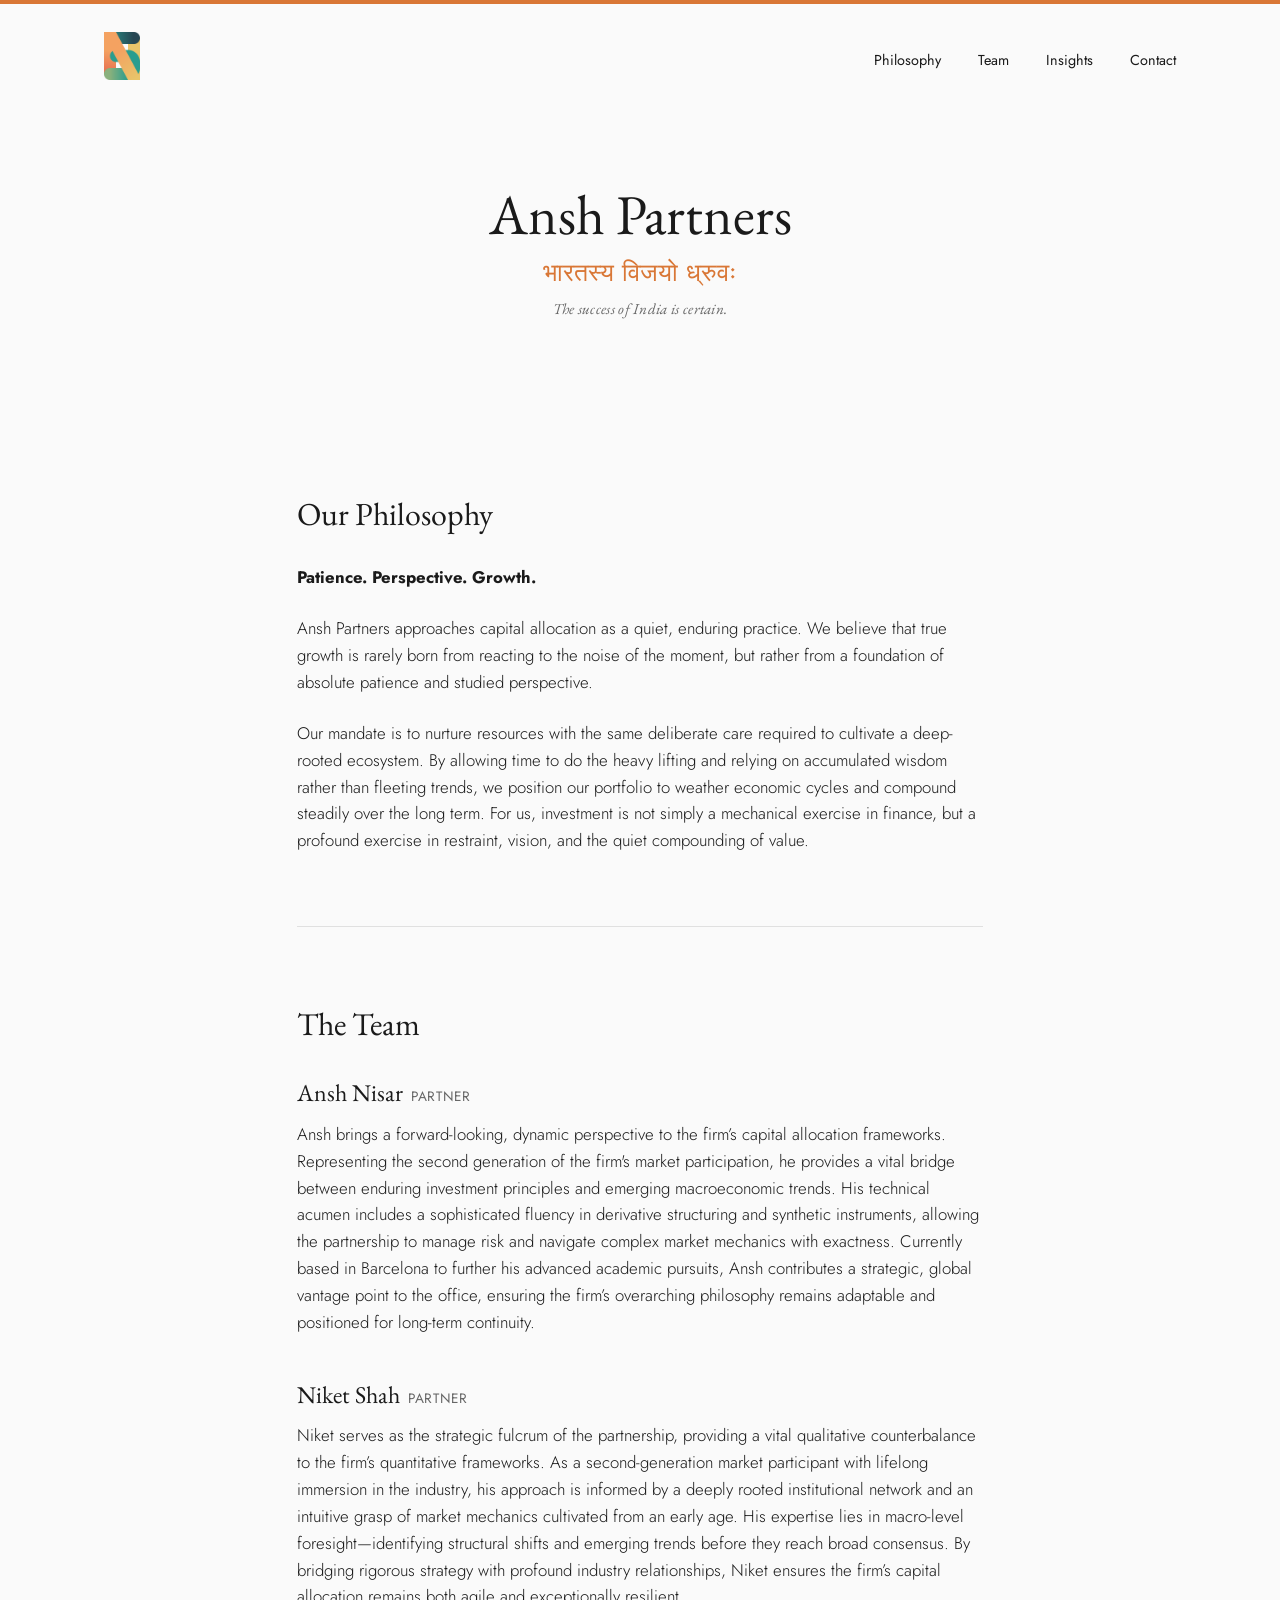
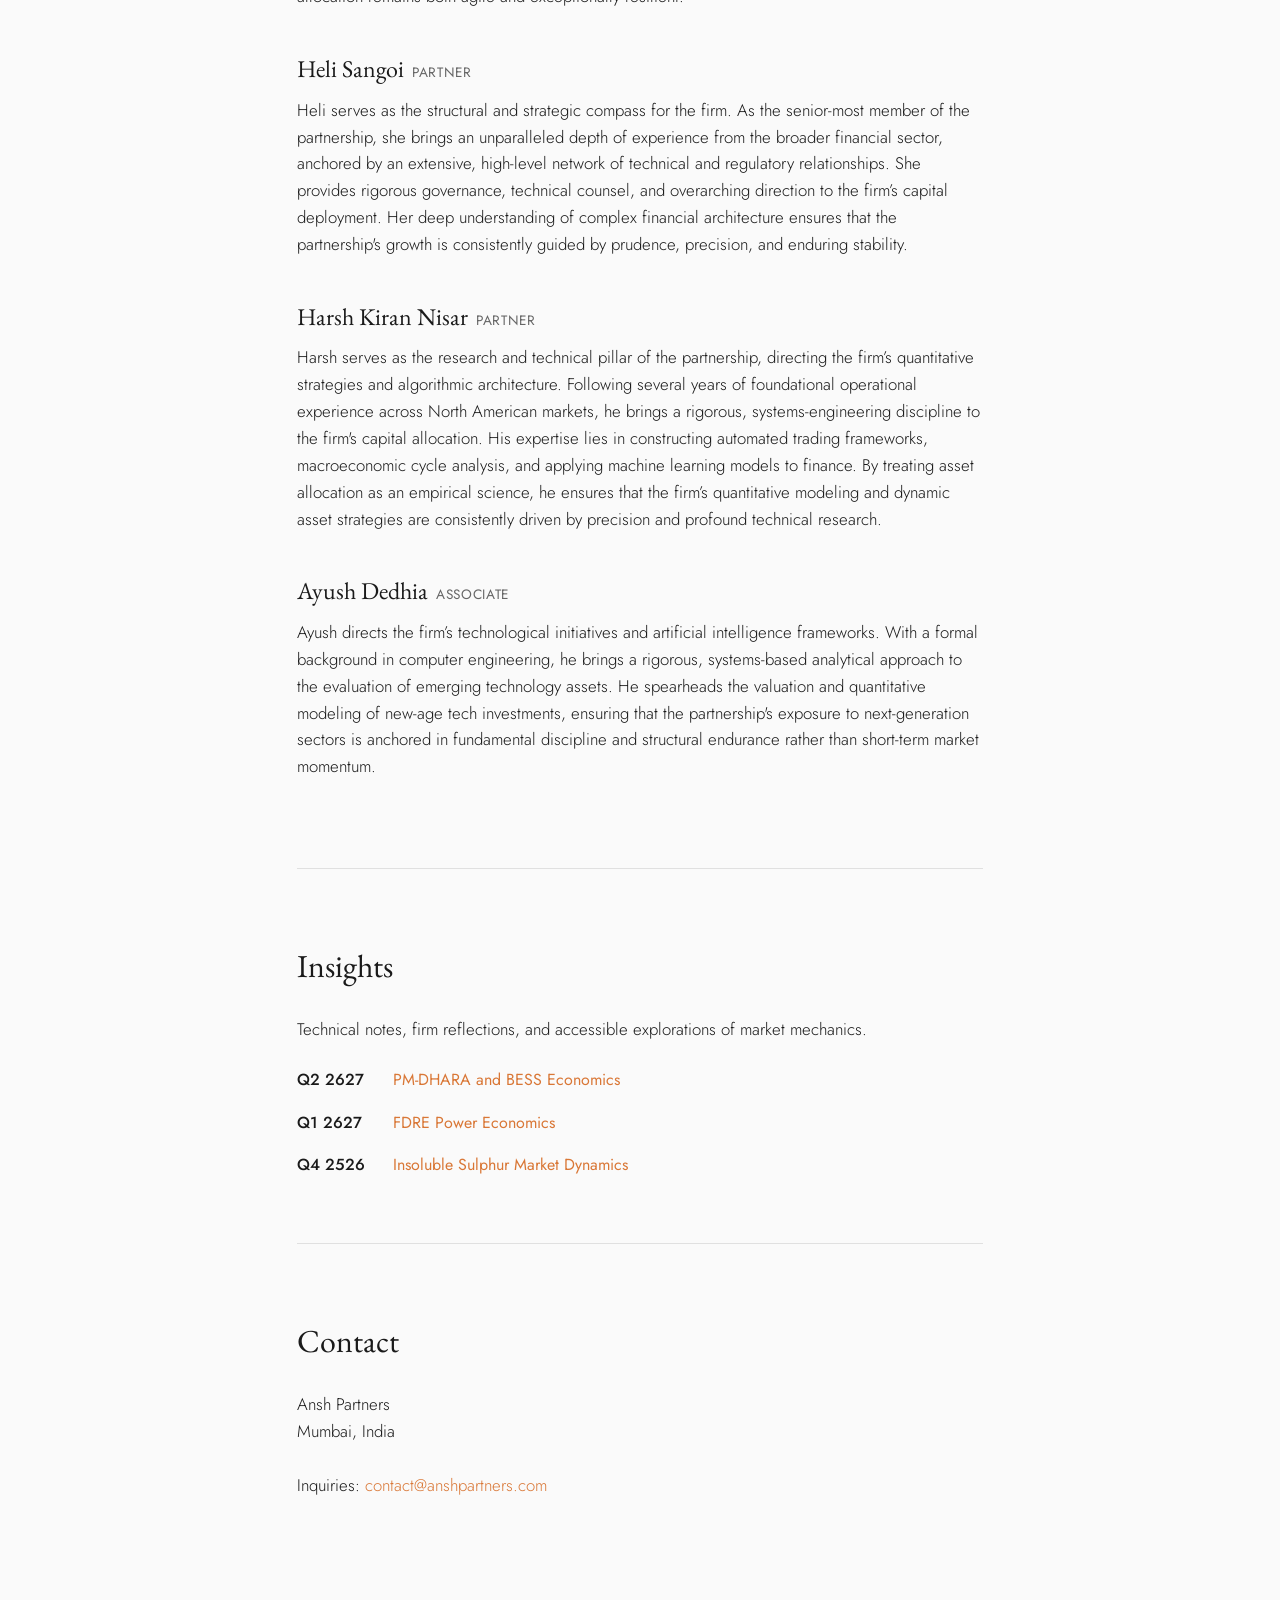
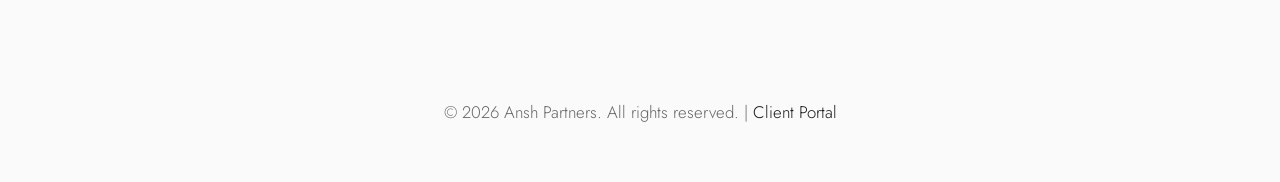
<file: index.html>
<!DOCTYPE html>
<html lang="en">
<head>
    <meta charset="UTF-8">
    <meta name="viewport" content="width=device-width, initial-scale=1.0">
    <title>Ansh Partners | Strategic Capital Allocation</title>
    
    <!-- Google Fonts: EB Garamond (Serif) and Jost (Sans-Serif) -->
    <link rel="preconnect" href="https://fonts.googleapis.com">
    <link rel="preconnect" href="https://fonts.gstatic.com" crossorigin>
    <link href="https://fonts.googleapis.com/css2?family=EB+Garamond:ital,wght@0,400;0,600;1,400&family=Jost:wght@300;400;500&display=swap" rel="stylesheet">

    <style>
        /* 
         * Default Theme (Light / Print Memo) 
         */
        :root {
            --bg-color: #FAFAFA;
            --text-color: #1A1A1A;
            --accent-color: #D97736;
            --divider-color: #E0E0E0;
            --muted-color: #666666;
            --font-heading: 'EB Garamond', serif;
            --font-body: 'Jost', sans-serif;
        }

        /* 
         * Automatic Dark Theme (Terminal / Quantitative) 
         * Activates when the user's OS is set to Dark Mode
         */
        @media (prefers-color-scheme: dark) {
            :root {
                --bg-color: #121212;
                --text-color: #F0F0F0;
                --divider-color: #2A2A2A;
                --muted-color: #999999;
                /* Note: --accent-color remains the same so your brand color persists */
            }
            
            /* Slightly dim the logo to prevent glare on dark backgrounds */
            .logo-img {
                opacity: 0.9;
            }
        }

        * {
            box-sizing: border-box;
            margin: 0;
            padding: 0;
        }

        body {
            background-color: var(--bg-color);
            color: var(--text-color);
            font-family: var(--font-body);
            line-height: 1.6;
            -webkit-font-smoothing: antialiased;
            -moz-osx-font-smoothing: grayscale;
            transition: background-color 0.3s ease, color 0.3s ease;
        }

        /* Top Border Accent */
        body::before {
            content: "";
            display: block;
            width: 100%;
            height: 4px;
            background-color: var(--accent-color);
            position: fixed;
            top: 0;
            left: 0;
            z-index: 9999;
        }

        /* Navigation */
        nav {
            display: flex;
            justify-content: space-between;
            align-items: center;
            padding: 2rem 5%;
            max-width: 1200px;
            margin: 0 auto;
        }

        .logo-img {
            height: 48px;
            width: auto;
            transition: opacity 0.3s ease;
        }

        .nav-links a {
            text-decoration: none;
            color: var(--text-color);
            font-size: 0.9rem;
            margin-left: 2rem;
            transition: color 0.2s ease;
        }

        .nav-links a:hover {
            color: var(--accent-color);
        }

        /* Layout Container */
        .container {
            max-width: 750px;
            margin: 0 auto;
            padding: 4rem 2rem;
        }

        /* Typography */
        h1, h2, h3 {
            font-family: var(--font-heading);
            font-weight: 400;
            color: var(--text-color);
            transition: color 0.3s ease;
        }

        h1 {
            font-size: 3.5rem;
            line-height: 1.1;
            margin-bottom: 0.5rem;
            text-align: center;
        }

        h2 {
            font-size: 2rem;
            margin-bottom: 1.5rem;
            padding-top: 1.5rem;
        }

        h3 {
            font-size: 1.5rem;
            margin-bottom: 0.5rem;
        }

        p {
            font-size: 1.05rem;
            font-weight: 300;
            margin-bottom: 1.5rem;
        }

        /* Tagline Typography */
        .tagline-container {
            text-align: center;
            margin-bottom: 6rem;
        }

        .sanskrit-tagline {
            font-size: 1.55rem;
            color: var(--accent-color);
            margin-bottom: 0.25rem;
            font-family: system-ui, -apple-system, sans-serif; 
            font-weight: 500;
        }

        .translation-tagline {
            font-size: 0.95rem;
            font-style: italic;
            font-family: var(--font-heading);
            color: var(--muted-color);
            letter-spacing: 0.02em;
            transition: color 0.3s ease;
        }

        /* Sections & Editorial Dividers */
        section {
            padding: 3rem 0;
            border-bottom: 1px solid var(--divider-color);
            transition: border-color 0.3s ease;
        }

        section:last-of-type {
            border-bottom: none;
        }

        /* Partners Bios */
        .partner {
            margin-bottom: 2.5rem;
        }

        .partner h3 {
            display: inline-block;
        }

        .partner span.role {
            font-family: var(--font-body);
            font-size: 0.85rem;
            text-transform: uppercase;
            letter-spacing: 0.05em;
            color: var(--muted-color);
            margin-left: 0.5rem;
            transition: color 0.3s ease;
        }

        /* Insights / Memos */
        ul.memos {
            list-style: none;
        }

        ul.memos li {
            margin-bottom: 1rem;
            display: flex;
            align-items: baseline;
        }

        ul.memos strong {
            font-weight: 500;
            margin-right: 1rem;
            min-width: 80px;
        }

        a.download-link {
            color: var(--accent-color);
            text-decoration: none;
            border-bottom: 1px solid transparent;
            transition: border-bottom 0.2s ease;
        }

        a.download-link:hover {
            border-bottom: 1px solid var(--accent-color);
        }

        /* Footer */
        footer {
            padding: 4rem 0 2rem;
            text-align: center;
            font-size: 0.85rem;
            color: var(--muted-color);
            transition: color 0.3s ease;
        }
        
        footer a {
            color: var(--text-color);
            text-decoration: none;
            transition: color 0.3s ease;
        }
        
        footer a:hover {
            color: var(--accent-color);
        }

<!--         @media (max-width: 600px) {
            h1 { font-size: 2.5rem; }
            .nav-links { display: none; }
            nav { justify-content: center; }
            .sanskrit-tagline { font-size: 1.5rem; }
        } -->
		
		@media (max-width: 600px) {
            h1 { font-size: 2.5rem; }
            .sanskrit-tagline { font-size: 1.5rem; }
            
            /* Mobile Navigation Fix */
            nav { 
                flex-direction: column; /* Stacks the logo above the menu */
                gap: 1rem;
                padding: 1.5rem 5%;
            }
            .nav-links { 
                display: flex; 
                flex-wrap: wrap; 
                justify-content: center; 
                gap: 1rem; /* Adds even spacing between the links */
            }
            .nav-links a { 
                margin-left: 0; /* Overrides the wide desktop margins */
                font-size: 0.9rem; 
            }
        }
		    </style>
</head>
<body>

    <nav>
        <a href="#"><img src="./images/ansh_sq.png" alt="Ansh Partners Logo" class="logo-img"></a>
        <div class="nav-links">
            <a href="#philosophy">Philosophy</a>
            <a href="#partners">Team</a>
            <a href="#insights">Insights</a>
            <a href="#contact">Contact</a>
        </div>
    </nav>

    <div class="container">
        
        <header>
            <h1>Ansh Partners</h1>
            <div class="tagline-container">
                <p class="sanskrit-tagline">भारतस्य विजयो ध्रुवः</p>
                <p class="translation-tagline">The success of India is certain.</p>
            </div>
        </header>

        <section id="philosophy">
            <h2>Our Philosophy</h2>
            <p><strong>Patience. Perspective. Growth.</strong></p>
            <p>Ansh Partners approaches capital allocation as a quiet, enduring practice. We believe that true growth is rarely born from reacting to the noise of the moment, but rather from a foundation of absolute patience and studied perspective.</p>
            <p>Our mandate is to nurture resources with the same deliberate care required to cultivate a deep-rooted ecosystem. By allowing time to do the heavy lifting and relying on accumulated wisdom rather than fleeting trends, we position our portfolio to weather economic cycles and compound steadily over the long term. For us, investment is not simply a mechanical exercise in finance, but a profound exercise in restraint, vision, and the quiet compounding of value.</p>
        </section>

        <section id="partners">
            <h2>The Team</h2>

			<div class="partner">
                <h3>Ansh Nisar</h3><span class="role">Partner</span>
                <p>Ansh brings a forward-looking, dynamic perspective to the firm’s capital allocation frameworks. Representing the second generation of the firm's market participation, he provides a vital bridge between enduring investment principles and emerging macroeconomic trends. His technical acumen includes a sophisticated fluency in derivative structuring and synthetic instruments, allowing the partnership to manage risk and navigate complex market mechanics with exactness. Currently based in Barcelona to further his advanced academic pursuits, Ansh contributes a strategic, global vantage point to the office, ensuring the firm’s overarching philosophy remains adaptable and positioned for long-term continuity.</p>
            </div>

            <div class="partner">
                <h3>Niket Shah</h3><span class="role">Partner</span>
                <p>Niket serves as the strategic fulcrum of the partnership, providing a vital qualitative counterbalance to the firm’s quantitative frameworks. As a second-generation market participant with lifelong immersion in the industry, his approach is informed by a deeply rooted institutional network and an intuitive grasp of market mechanics cultivated from an early age. His expertise lies in macro-level foresight—identifying structural shifts and emerging trends before they reach broad consensus. By bridging rigorous strategy with profound industry relationships, Niket ensures the firm’s capital allocation remains both agile and exceptionally resilient.</p>
            </div>

            <div class="partner">
                <h3>Heli Sangoi</h3><span class="role">Partner</span>
                <p>Heli serves as the structural and strategic compass for the firm. As the senior-most member of the partnership, she brings an unparalleled depth of experience from the broader financial sector, anchored by an extensive, high-level network of technical and regulatory relationships. She provides rigorous governance, technical counsel, and overarching direction to the firm’s capital deployment. Her deep understanding of complex financial architecture ensures that the partnership's growth is consistently guided by prudence, precision, and enduring stability.</p>
            </div>

            <div class="partner">
                <h3>Harsh Kiran Nisar</h3><span class="role">Partner</span>
                <p>Harsh serves as the research and technical pillar of the partnership, directing the firm’s quantitative strategies and algorithmic architecture. Following several years of foundational operational experience across North American markets, he brings a rigorous, systems-engineering discipline to the firm's capital allocation. His expertise lies in constructing automated trading frameworks, macroeconomic cycle analysis, and applying machine learning models to finance. By treating asset allocation as an empirical science, he ensures that the firm’s quantitative modeling and dynamic asset strategies are consistently driven by precision and profound technical research.</p>
            </div>


            <div class="partner">
                <h3>Ayush Dedhia</h3><span class="role">Associate</span>
                <p>Ayush directs the firm’s technological initiatives and artificial intelligence frameworks. With a formal background in computer engineering, he brings a rigorous, systems-based analytical approach to the evaluation of emerging technology assets. He spearheads the valuation and quantitative modeling of new-age tech investments, ensuring that the partnership's exposure to next-generation sectors is anchored in fundamental discipline and structural endurance rather than short-term market momentum.</p>
            </div>
        </section>

		<section id="insights">
            <h2>Insights</h2>
            <p>Technical notes, firm reflections, and accessible explorations of market mechanics.</p>
            <ul class="memos">
				<li><strong>Q2 2627</strong> <a href="./2627q2.html" class="download-link">PM-DHARA and BESS Economics</a></li>
                <li><strong>Q1 2627</strong> <a href="./2627q1.html" class="download-link">FDRE Power Economics</a></li>
                <li><strong>Q4 2526</strong> <a href="./2526q4.html" class="download-link">Insoluble Sulphur Market Dynamics</a></li>
            </ul>
        </section>
        <section id="contact">
            <h2>Contact</h2>
            <p>
                Ansh Partners<br>
                <!-- 22-5 Hi Life, PM Road<br> -->
                Mumbai, India<br><br>
                Inquiries: <a href="mailto:contact@anshpartners.com" class="download-link">contact@anshpartners.com</a>
            </p>
        </section>

    </div>

    <footer>
        <p>&copy; 2026 Ansh Partners. All rights reserved. | <a href="#">Client Portal</a></p>
    </footer>

</body>
</html>
</file>
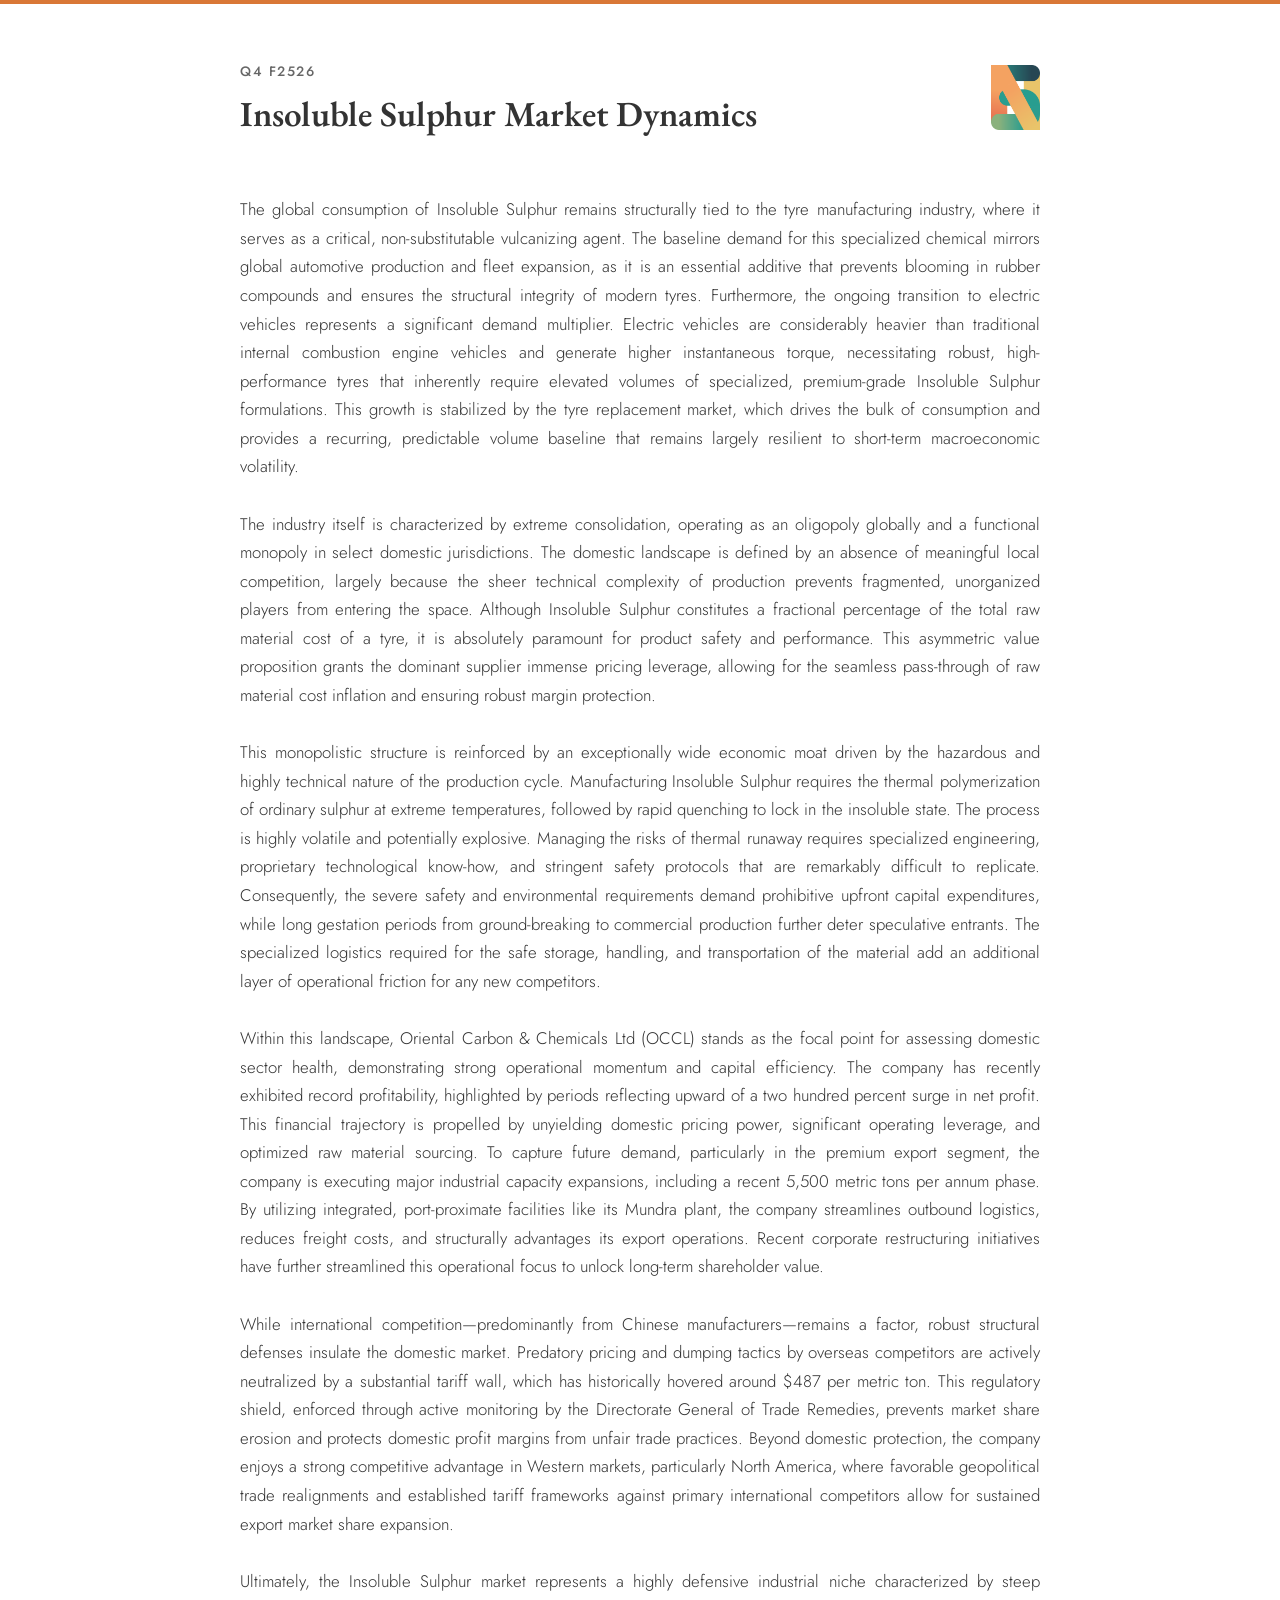
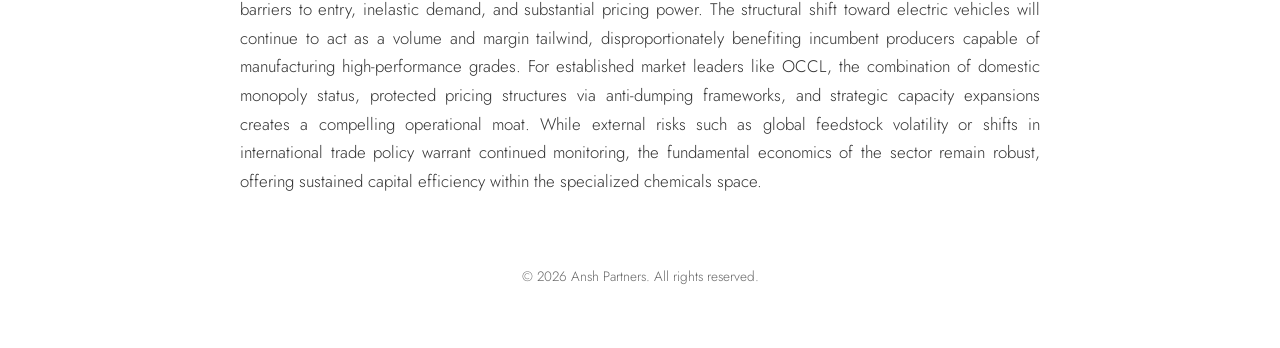
<file: 2526q4.html>
<!DOCTYPE html>
<html lang="en">
<head>
    <meta charset="UTF-8">
    <meta name="viewport" content="width=device-width, initial-scale=1.0">
    <title>Insoluble Sulphur</title>
    
    <!-- Google Fonts: EB Garamond (Headings) & Jost (Body) -->
    <link rel="preconnect" href="https://fonts.googleapis.com">
    <link rel="preconnect" href="https://fonts.gstatic.com" crossorigin>
    <link href="https://fonts.googleapis.com/css2?family=EB+Garamond:ital,wght@0,400;0,600;1,400&family=Jost:wght@300;400;500&display=swap" rel="stylesheet">
    
    <style>
        /* Color Palette & Auto Dark Mode */
        :root {
            --bg-color: #ffffff;
            --text-color: #333333; /* Charcoal */
            --accent-color: #D97736; /* Warm Orange */
            --meta-color: #666666;
        }

        @media (prefers-color-scheme: dark) {
            :root {
                --bg-color: #121212;
                --text-color: #f0f0f0;
                --accent-color: #D97736; 
                --meta-color: #aaaaaa;
            }
            
            /* Softens the logo brightness in dark mode */
            .logo-img {
                filter: brightness(0.8) contrast(1.2);
            }
        }

        /* Top Accent Highlight */
        body::before {
            content: "";
            position: fixed;
            top: 0;
            left: 0;
            right: 0;
            height: 4px;
            background-color: var(--accent-color);
            z-index: 1000;
        }

        /* Base Typography & Layout */
        body {
            background-color: var(--bg-color);
            color: var(--text-color);
            font-family: 'Jost', sans-serif;
            font-weight: 300;
            line-height: 1.7;
            margin: 0;
            padding: 60px 20px;
            display: flex;
            justify-content: center;
        }

        .memo-container {
            max-width: 800px;
            width: 100%;
        }

        h1, h2, h3, h4 {
            font-family: 'EB Garamond', serif;
            font-weight: 600;
            color: var(--text-color);
            margin-top: 0;
        }

        /* Header Styling - Flexbox for Top-Right Logo (Lines Removed) */
        .memo-header {
            display: flex;
            justify-content: space-between;
            align-items: flex-start;
            padding-bottom: 20px;
            margin-bottom: 40px;
            gap: 30px;
        }

        .header-content {
            flex: 1;
        }

        .logo-container {
            flex-shrink: 0;
            padding-top: 5px;
        }

        .logo-container a {
            display: block;
            text-decoration: none;
            outline: none;
        }

        .logo-img {
            height: 65px; 
            width: auto;
            display: block;
            cursor: pointer;
            transition: opacity 0.2s ease;
        }
        
        .logo-img:hover {
            opacity: 0.8;
        }

        .memo-meta {
            font-family: 'Jost', sans-serif;
            font-weight: 500;
            color: var(--meta-color);
            text-transform: uppercase;
            letter-spacing: 1.5px;
            font-size: 0.85rem;
            margin-bottom: 10px;
        }

        .memo-title {
            font-size: 2.2rem;
            line-height: 1.2;
            margin-bottom: 0;
        }

        /* Body Text Styling */
        p {
            margin-bottom: 1.8rem;
            text-align: justify;
            font-size: 1.05rem;
        }

        p:last-child {
            margin-bottom: 0;
        }

        /* Footer Styling (Lines Removed) */
        .memo-footer {
            margin-top: 50px;
            padding-top: 20px;
            font-family: 'Jost', sans-serif;
            font-size: 0.85rem;
            color: var(--meta-color);
            text-align: center;
        }

        /* Print Optimization for PDF generation (Just in case) */
        @media print {
            body {
                background-color: white !important;
                color: #000000 !important;
                padding: 0;
            }
            
            body::before {
                -webkit-print-color-adjust: exact;
                print-color-adjust: exact;
                background-color: var(--accent-color) !important;
            }

            p {
                text-align: left; /* Often prints better than full justify */
            }

            .logo-img {
                filter: none !important;
            }
        }
    </style>
</head>
<body>
    <div class="memo-container">
        <header class="memo-header">
            <div class="header-content">
                <div class="memo-meta">Q4 F2526</div>
                <h1 class="memo-title">Insoluble Sulphur Market Dynamics</h1>
            </div>
            <div class="logo-container">
                <a href="javascript:history.back()" title="Go Back">
                    <img src="./images/ansh_sq.png" alt="Ansh Partners Logo" class="logo-img">
                </a>
            </div>
        </header>
        
        <main>
            <p>The global consumption of Insoluble Sulphur remains structurally tied to the tyre manufacturing industry, where it serves as a critical, non-substitutable vulcanizing agent. The baseline demand for this specialized chemical mirrors global automotive production and fleet expansion, as it is an essential additive that prevents blooming in rubber compounds and ensures the structural integrity of modern tyres. Furthermore, the ongoing transition to electric vehicles represents a significant demand multiplier. Electric vehicles are considerably heavier than traditional internal combustion engine vehicles and generate higher instantaneous torque, necessitating robust, high-performance tyres that inherently require elevated volumes of specialized, premium-grade Insoluble Sulphur formulations. This growth is stabilized by the tyre replacement market, which drives the bulk of consumption and provides a recurring, predictable volume baseline that remains largely resilient to short-term macroeconomic volatility.</p>

            <p>The industry itself is characterized by extreme consolidation, operating as an oligopoly globally and a functional monopoly in select domestic jurisdictions. The domestic landscape is defined by an absence of meaningful local competition, largely because the sheer technical complexity of production prevents fragmented, unorganized players from entering the space. Although Insoluble Sulphur constitutes a fractional percentage of the total raw material cost of a tyre, it is absolutely paramount for product safety and performance. This asymmetric value proposition grants the dominant supplier immense pricing leverage, allowing for the seamless pass-through of raw material cost inflation and ensuring robust margin protection.</p>

            <p>This monopolistic structure is reinforced by an exceptionally wide economic moat driven by the hazardous and highly technical nature of the production cycle. Manufacturing Insoluble Sulphur requires the thermal polymerization of ordinary sulphur at extreme temperatures, followed by rapid quenching to lock in the insoluble state. The process is highly volatile and potentially explosive. Managing the risks of thermal runaway requires specialized engineering, proprietary technological know-how, and stringent safety protocols that are remarkably difficult to replicate. Consequently, the severe safety and environmental requirements demand prohibitive upfront capital expenditures, while long gestation periods from ground-breaking to commercial production further deter speculative entrants. The specialized logistics required for the safe storage, handling, and transportation of the material add an additional layer of operational friction for any new competitors.</p>

            <p>Within this landscape, Oriental Carbon & Chemicals Ltd (OCCL) stands as the focal point for assessing domestic sector health, demonstrating strong operational momentum and capital efficiency. The company has recently exhibited record profitability, highlighted by periods reflecting upward of a two hundred percent surge in net profit. This financial trajectory is propelled by unyielding domestic pricing power, significant operating leverage, and optimized raw material sourcing. To capture future demand, particularly in the premium export segment, the company is executing major industrial capacity expansions, including a recent 5,500 metric tons per annum phase. By utilizing integrated, port-proximate facilities like its Mundra plant, the company streamlines outbound logistics, reduces freight costs, and structurally advantages its export operations. Recent corporate restructuring initiatives have further streamlined this operational focus to unlock long-term shareholder value.</p>

            <p>While international competition—predominantly from Chinese manufacturers—remains a factor, robust structural defenses insulate the domestic market. Predatory pricing and dumping tactics by overseas competitors are actively neutralized by a substantial tariff wall, which has historically hovered around $487 per metric ton. This regulatory shield, enforced through active monitoring by the Directorate General of Trade Remedies, prevents market share erosion and protects domestic profit margins from unfair trade practices. Beyond domestic protection, the company enjoys a strong competitive advantage in Western markets, particularly North America, where favorable geopolitical trade realignments and established tariff frameworks against primary international competitors allow for sustained export market share expansion.</p>

            <p>Ultimately, the Insoluble Sulphur market represents a highly defensive industrial niche characterized by steep barriers to entry, inelastic demand, and substantial pricing power. The structural shift toward electric vehicles will continue to act as a volume and margin tailwind, disproportionately benefiting incumbent producers capable of manufacturing high-performance grades. For established market leaders like OCCL, the combination of domestic monopoly status, protected pricing structures via anti-dumping frameworks, and strategic capacity expansions creates a compelling operational moat. While external risks such as global feedstock volatility or shifts in international trade policy warrant continued monitoring, the fundamental economics of the sector remain robust, offering sustained capital efficiency within the specialized chemicals space.</p>
        </main>

        <footer class="memo-footer">
            &copy; 2026 Ansh Partners. All rights reserved.
        </footer>
    </div>
</body>
</html>
</file>
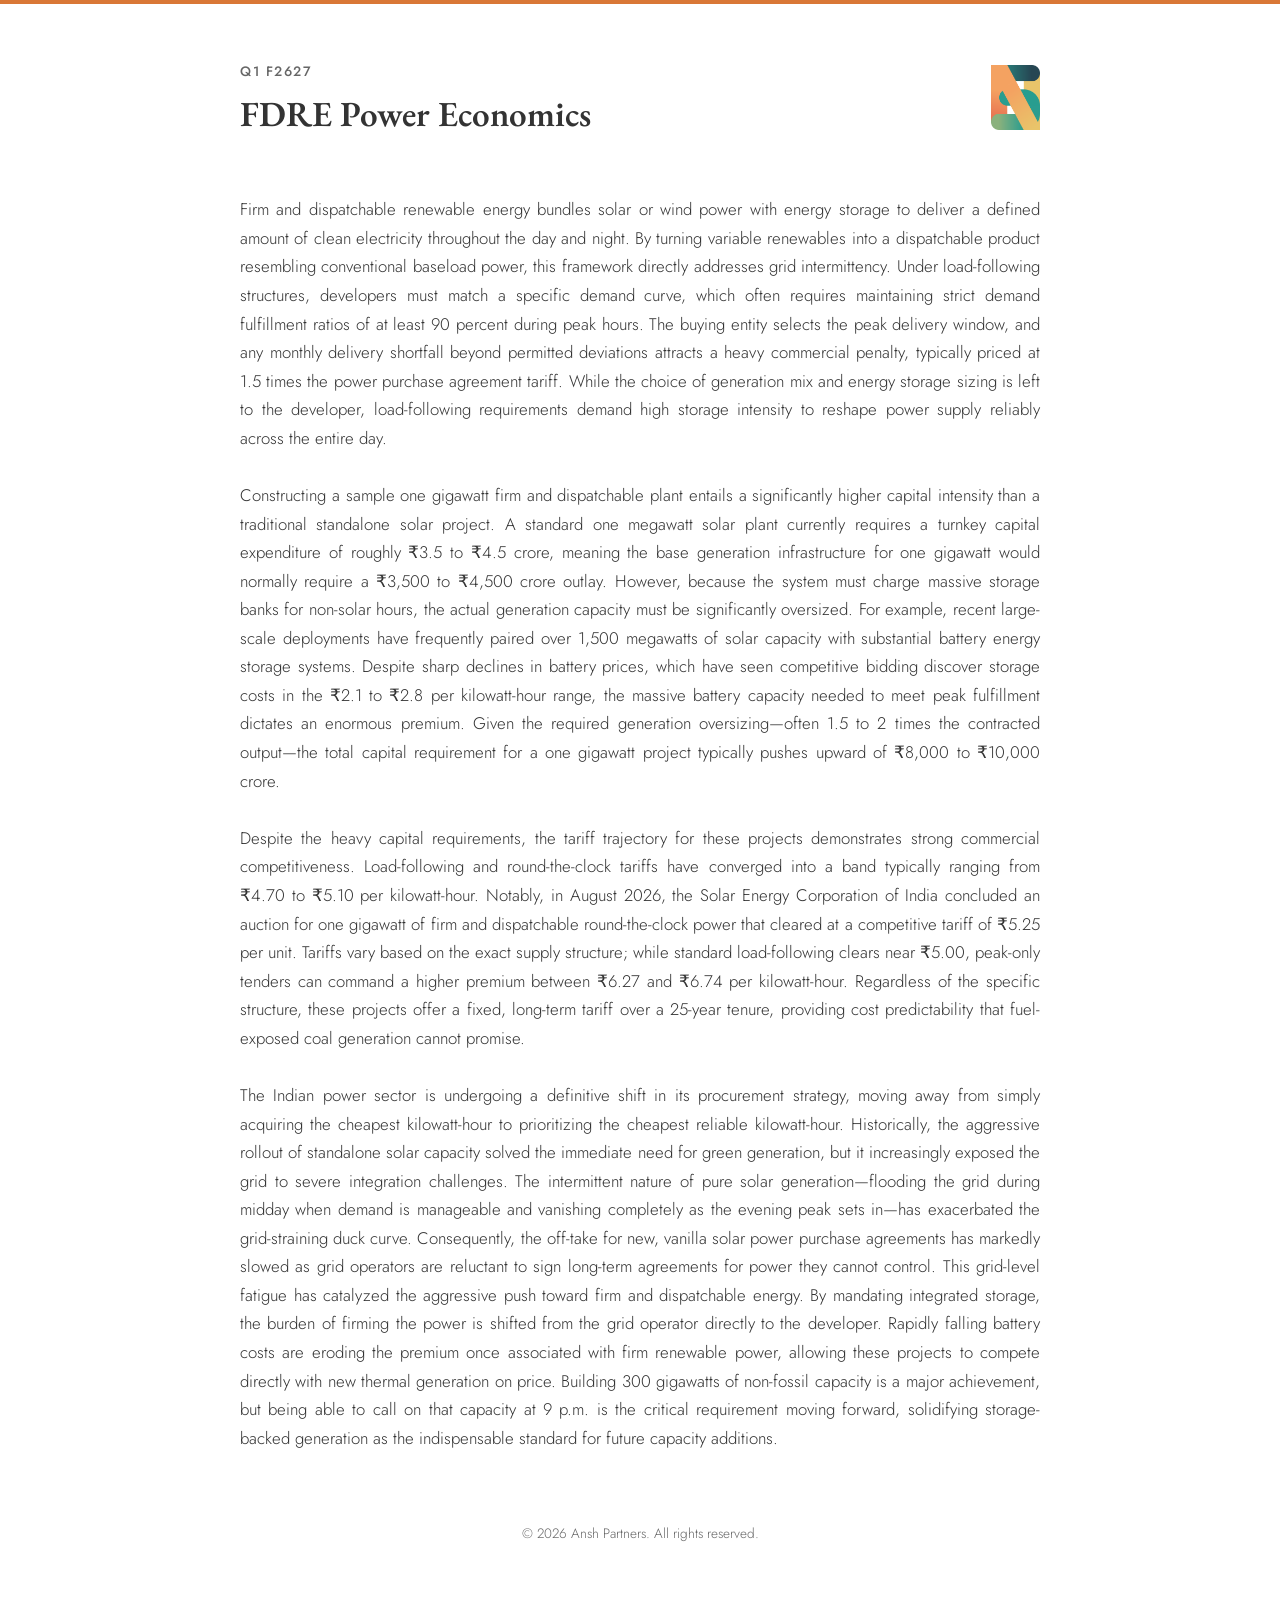
<file: 2627q1.html>
<!DOCTYPE html>
<html lang="en">
<head>
    <meta charset="UTF-8">
    <meta name="viewport" content="width=device-width, initial-scale=1.0">
    <title>FDRE Power Economics</title>
    
    <!-- Google Fonts: EB Garamond (Headings) & Jost (Body) -->
    <link rel="preconnect" href="https://fonts.googleapis.com">
    <link rel="preconnect" href="https://fonts.gstatic.com" crossorigin>
    <link href="https://fonts.googleapis.com/css2?family=EB+Garamond:ital,wght@0,400;0,600;1,400&family=Jost:wght@300;400;500&display=swap" rel="stylesheet">
    
    <style>
        /* Color Palette & Auto Dark Mode */
        :root {
            --bg-color: #ffffff;
            --text-color: #333333; /* Charcoal */
            --accent-color: #D97736; /* Warm Orange */
            --meta-color: #666666;
        }

        @media (prefers-color-scheme: dark) {
            :root {
                --bg-color: #121212;
                --text-color: #f0f0f0;
                --accent-color: #D97736; 
                --meta-color: #aaaaaa;
            }
            
            /* Softens the logo brightness in dark mode */
            .logo-img {
                filter: brightness(0.8) contrast(1.2);
            }
        }

        /* Top Accent Highlight */
        body::before {
            content: "";
            position: fixed;
            top: 0;
            left: 0;
            right: 0;
            height: 4px;
            background-color: var(--accent-color);
            z-index: 1000;
        }

        /* Base Typography & Layout */
        body {
            background-color: var(--bg-color);
            color: var(--text-color);
            font-family: 'Jost', sans-serif;
            font-weight: 300;
            line-height: 1.7;
            margin: 0;
            padding: 60px 20px;
            display: flex;
            justify-content: center;
        }

        .memo-container {
            max-width: 800px;
            width: 100%;
        }

        h1, h2, h3, h4 {
            font-family: 'EB Garamond', serif;
            font-weight: 600;
            color: var(--text-color);
            margin-top: 0;
        }

        /* Header Styling - Flexbox for Top-Right Logo (Lines Removed) */
        .memo-header {
            display: flex;
            justify-content: space-between;
            align-items: flex-start;
            padding-bottom: 20px;
            margin-bottom: 40px;
            gap: 30px;
        }

        .header-content {
            flex: 1;
        }

        .logo-container {
            flex-shrink: 0;
            padding-top: 5px;
        }

        .logo-container a {
            display: block;
            text-decoration: none;
            outline: none;
        }

        .logo-img {
            height: 65px; 
            width: auto;
            display: block;
            cursor: pointer;
            transition: opacity 0.2s ease;
        }
        
        .logo-img:hover {
            opacity: 0.8;
        }

        .memo-meta {
            font-family: 'Jost', sans-serif;
            font-weight: 500;
            color: var(--meta-color);
            text-transform: uppercase;
            letter-spacing: 1.5px;
            font-size: 0.85rem;
            margin-bottom: 10px;
        }

        .memo-title {
            font-size: 2.2rem;
            line-height: 1.2;
            margin-bottom: 0;
        }

        /* Body Text Styling */
        p {
            margin-bottom: 1.8rem;
            text-align: justify;
            font-size: 1.05rem;
        }

        p:last-child {
            margin-bottom: 0;
        }

        /* Footer Styling (Lines Removed) */
        .memo-footer {
            margin-top: 50px;
            padding-top: 20px;
            font-family: 'Jost', sans-serif;
            font-size: 0.85rem;
            color: var(--meta-color);
            text-align: center;
        }

        /* Print Optimization for PDF generation */
        @media print {
            body {
                background-color: white !important;
                color: #000000 !important;
                padding: 0;
            }
            
            body::before {
                -webkit-print-color-adjust: exact;
                print-color-adjust: exact;
                background-color: var(--accent-color) !important;
            }

            p {
                text-align: left;
            }

            .logo-img {
                filter: none !important;
            }
        }
    </style>
</head>
<body>
    <div class="memo-container">
        <header class="memo-header">
            <div class="header-content">
                <div class="memo-meta">Q1 F2627</div>
                <h1 class="memo-title">FDRE Power Economics</h1>
            </div>
            <div class="logo-container">
                <a href="javascript:history.back()" title="Go Back">
                    <img src="./images/ansh_sq.png" alt="Ansh Partners Logo" class="logo-img">
                </a>
            </div>
        </header>
        
        <main>
            <p>Firm and dispatchable renewable energy bundles solar or wind power with energy storage to deliver a defined amount of clean electricity throughout the day and night. By turning variable renewables into a dispatchable product resembling conventional baseload power, this framework directly addresses grid intermittency. Under load-following structures, developers must match a specific demand curve, which often requires maintaining strict demand fulfillment ratios of at least 90 percent during peak hours. The buying entity selects the peak delivery window, and any monthly delivery shortfall beyond permitted deviations attracts a heavy commercial penalty, typically priced at 1.5 times the power purchase agreement tariff. While the choice of generation mix and energy storage sizing is left to the developer, load-following requirements demand high storage intensity to reshape power supply reliably across the entire day.</p>

            <p>Constructing a sample one gigawatt firm and dispatchable plant entails a significantly higher capital intensity than a traditional standalone solar project. A standard one megawatt solar plant currently requires a turnkey capital expenditure of roughly ₹3.5 to ₹4.5 crore, meaning the base generation infrastructure for one gigawatt would normally require a ₹3,500 to ₹4,500 crore outlay. However, because the system must charge massive storage banks for non-solar hours, the actual generation capacity must be significantly oversized. For example, recent large-scale deployments have frequently paired over 1,500 megawatts of solar capacity with substantial battery energy storage systems. Despite sharp declines in battery prices, which have seen competitive bidding discover storage costs in the ₹2.1 to ₹2.8 per kilowatt-hour range, the massive battery capacity needed to meet peak fulfillment dictates an enormous premium. Given the required generation oversizing—often 1.5 to 2 times the contracted output—the total capital requirement for a one gigawatt project typically pushes upward of ₹8,000 to ₹10,000 crore.</p>

            <p>Despite the heavy capital requirements, the tariff trajectory for these projects demonstrates strong commercial competitiveness. Load-following and round-the-clock tariffs have converged into a band typically ranging from ₹4.70 to ₹5.10 per kilowatt-hour. Notably, in August 2026, the Solar Energy Corporation of India concluded an auction for one gigawatt of firm and dispatchable round-the-clock power that cleared at a competitive tariff of ₹5.25 per unit. Tariffs vary based on the exact supply structure; while standard load-following clears near ₹5.00, peak-only tenders can command a higher premium between ₹6.27 and ₹6.74 per kilowatt-hour. Regardless of the specific structure, these projects offer a fixed, long-term tariff over a 25-year tenure, providing cost predictability that fuel-exposed coal generation cannot promise.</p>

            <p>The Indian power sector is undergoing a definitive shift in its procurement strategy, moving away from simply acquiring the cheapest kilowatt-hour to prioritizing the cheapest reliable kilowatt-hour. Historically, the aggressive rollout of standalone solar capacity solved the immediate need for green generation, but it increasingly exposed the grid to severe integration challenges. The intermittent nature of pure solar generation—flooding the grid during midday when demand is manageable and vanishing completely as the evening peak sets in—has exacerbated the grid-straining duck curve. Consequently, the off-take for new, vanilla solar power purchase agreements has markedly slowed as grid operators are reluctant to sign long-term agreements for power they cannot control. This grid-level fatigue has catalyzed the aggressive push toward firm and dispatchable energy. By mandating integrated storage, the burden of firming the power is shifted from the grid operator directly to the developer. Rapidly falling battery costs are eroding the premium once associated with firm renewable power, allowing these projects to compete directly with new thermal generation on price. Building 300 gigawatts of non-fossil capacity is a major achievement, but being able to call on that capacity at 9 p.m. is the critical requirement moving forward, solidifying storage-backed generation as the indispensable standard for future capacity additions.</p>
        </main>

        <footer class="memo-footer">
            &copy; 2026 Ansh Partners. All rights reserved.
        </footer>
    </div>
</body>
</html>
</file>
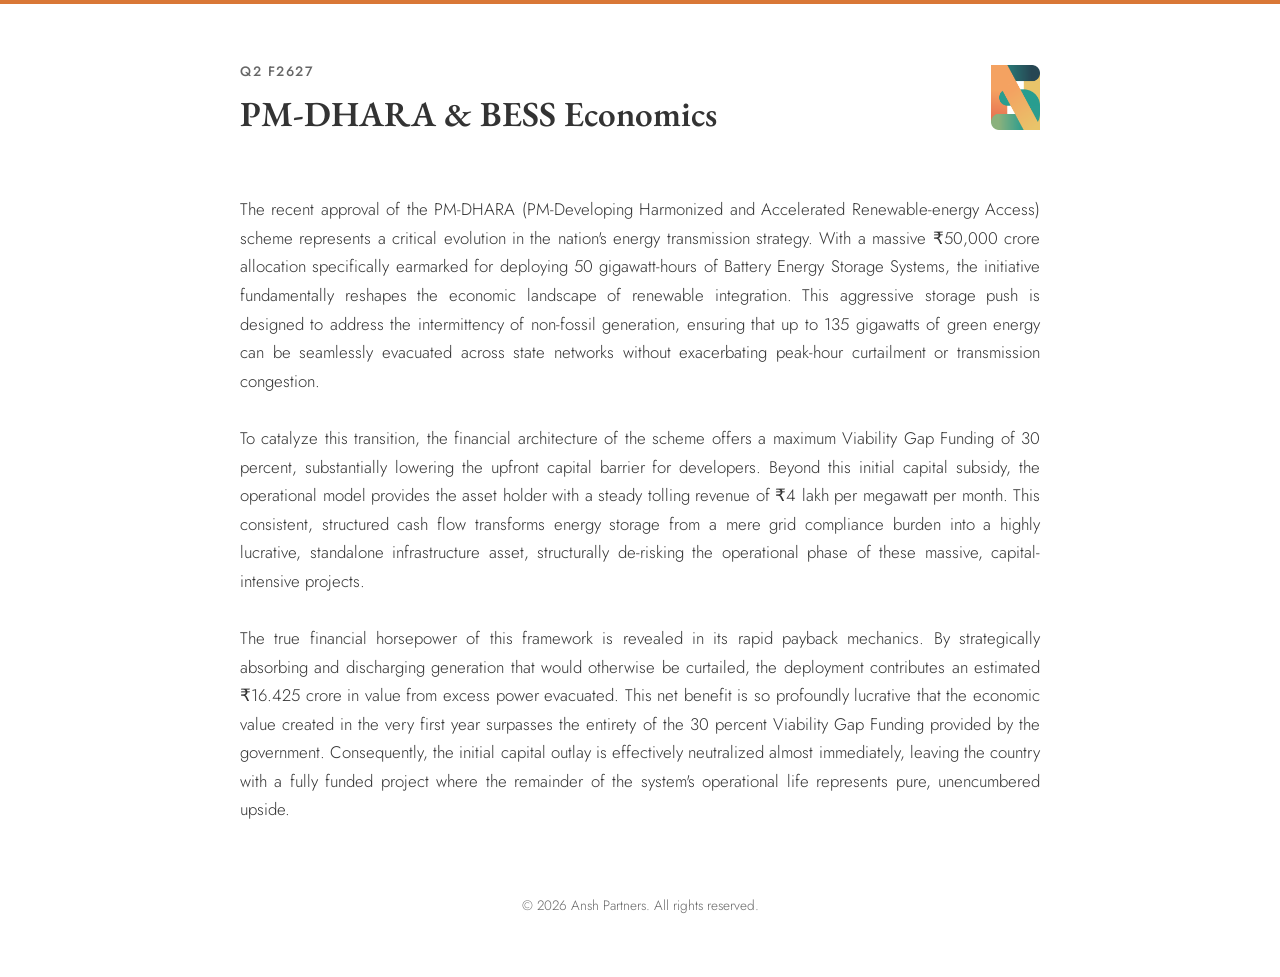
<file: 2627q2.html>
<!DOCTYPE html>
<html lang="en">
<head>
    <meta charset="UTF-8">
    <meta name="viewport" content="width=device-width, initial-scale=1.0">
    <title>Technical Note: PM-DHARA & BESS Economics</title>
    
    <!-- Google Fonts: EB Garamond (Headings) & Jost (Body) -->
    <link rel="preconnect" href="https://fonts.googleapis.com">
    <link rel="preconnect" href="https://fonts.gstatic.com" crossorigin>
    <link href="https://fonts.googleapis.com/css2?family=EB+Garamond:ital,wght@0,400;0,600;1,400&family=Jost:wght@300;400;500&display=swap" rel="stylesheet">
    
    <style>
        /* Color Palette & Auto Dark Mode */
        :root {
            --bg-color: #ffffff;
            --text-color: #333333; /* Charcoal */
            --accent-color: #D97736; /* Warm Orange */
            --meta-color: #666666;
        }

        @media (prefers-color-scheme: dark) {
            :root {
                --bg-color: #121212;
                --text-color: #f0f0f0;
                --accent-color: #D97736; 
                --meta-color: #aaaaaa;
            }
            
            /* Softens the logo brightness in dark mode */
            .logo-img {
                filter: brightness(0.8) contrast(1.2);
            }
        }

        /* Top Accent Highlight */
        body::before {
            content: "";
            position: fixed;
            top: 0;
            left: 0;
            right: 0;
            height: 4px;
            background-color: var(--accent-color);
            z-index: 1000;
        }

        /* Base Typography & Layout */
        body {
            background-color: var(--bg-color);
            color: var(--text-color);
            font-family: 'Jost', sans-serif;
            font-weight: 300;
            line-height: 1.7;
            margin: 0;
            padding: 60px 20px;
            display: flex;
            justify-content: center;
        }

        .memo-container {
            max-width: 800px;
            width: 100%;
        }

        h1, h2, h3, h4 {
            font-family: 'EB Garamond', serif;
            font-weight: 600;
            color: var(--text-color);
            margin-top: 0;
        }

        /* Header Styling - Flexbox for Top-Right Logo */
        .memo-header {
            display: flex;
            justify-content: space-between;
            align-items: flex-start;
            padding-bottom: 20px;
            margin-bottom: 40px;
            gap: 30px;
        }

        .header-content {
            flex: 1;
        }

        .logo-container {
            flex-shrink: 0;
            padding-top: 5px;
        }

        .logo-container a {
            display: block;
            text-decoration: none;
            outline: none;
        }

        .logo-img {
            height: 65px; 
            width: auto;
            display: block;
            cursor: pointer;
            transition: opacity 0.2s ease;
        }
        
        .logo-img:hover {
            opacity: 0.8;
        }

        .memo-meta {
            font-family: 'Jost', sans-serif;
            font-weight: 500;
            color: var(--meta-color);
            text-transform: uppercase;
            letter-spacing: 1.5px;
            font-size: 0.85rem;
            margin-bottom: 10px;
        }

        .memo-title {
            font-size: 2.2rem;
            line-height: 1.2;
            margin-bottom: 0;
        }

        /* Body Text Styling */
        p {
            margin-bottom: 1.8rem;
            text-align: justify;
            font-size: 1.05rem;
        }

        p:last-child {
            margin-bottom: 0;
        }

        /* Footer Styling */
        .memo-footer {
            margin-top: 50px;
            padding-top: 20px;
            font-family: 'Jost', sans-serif;
            font-size: 0.85rem;
            color: var(--meta-color);
            text-align: center;
        }

        /* Print Optimization for PDF generation */
        @media print {
            body {
                background-color: white !important;
                color: #000000 !important;
                padding: 0;
            }
            
            body::before {
                -webkit-print-color-adjust: exact;
                print-color-adjust: exact;
                background-color: var(--accent-color) !important;
            }

            p {
                text-align: left;
            }

            .logo-img {
                filter: none !important;
            }
        }
    </style>
</head>
<body>
    <div class="memo-container">
        <header class="memo-header">
            <div class="header-content">
                <div class="memo-meta">Q2 F2627</div>
                <h1 class="memo-title">PM-DHARA & BESS Economics</h1>
            </div>
            <div class="logo-container">
                <a href="javascript:history.back()" title="Go Back">
                    <img src="./images/ansh_sq.png" alt="Ansh Partners Logo" class="logo-img">
                </a>
            </div>
        </header>
        
        <main>
            <p>The recent approval of the PM-DHARA (PM-Developing Harmonized and Accelerated Renewable-energy Access) scheme represents a critical evolution in the nation's energy transmission strategy. With a massive ₹50,000 crore allocation specifically earmarked for deploying 50 gigawatt-hours of Battery Energy Storage Systems, the initiative fundamentally reshapes the economic landscape of renewable integration. This aggressive storage push is designed to address the intermittency of non-fossil generation, ensuring that up to 135 gigawatts of green energy can be seamlessly evacuated across state networks without exacerbating peak-hour curtailment or transmission congestion.</p>

            <p>To catalyze this transition, the financial architecture of the scheme offers a maximum Viability Gap Funding of 30 percent, substantially lowering the upfront capital barrier for developers. Beyond this initial capital subsidy, the operational model provides the asset holder with a steady tolling revenue of ₹4 lakh per megawatt per month. This consistent, structured cash flow transforms energy storage from a mere grid compliance burden into a highly lucrative, standalone infrastructure asset, structurally de-risking the operational phase of these massive, capital-intensive projects.</p>

            <p>The true financial horsepower of this framework is revealed in its rapid payback mechanics. By strategically absorbing and discharging generation that would otherwise be curtailed, the deployment contributes an estimated ₹16.425 crore in value from excess power evacuated. This net benefit is so profoundly lucrative that the economic value created in the very first year surpasses the entirety of the 30 percent Viability Gap Funding provided by the government. Consequently, the initial capital outlay is effectively neutralized almost immediately, leaving the country with a fully funded project where the remainder of the system's operational life represents pure, unencumbered upside.</p>
        </main>

        <footer class="memo-footer">
            &copy; 2026 Ansh Partners. All rights reserved.
        </footer>
    </div>
</body>
</html>
</file>
